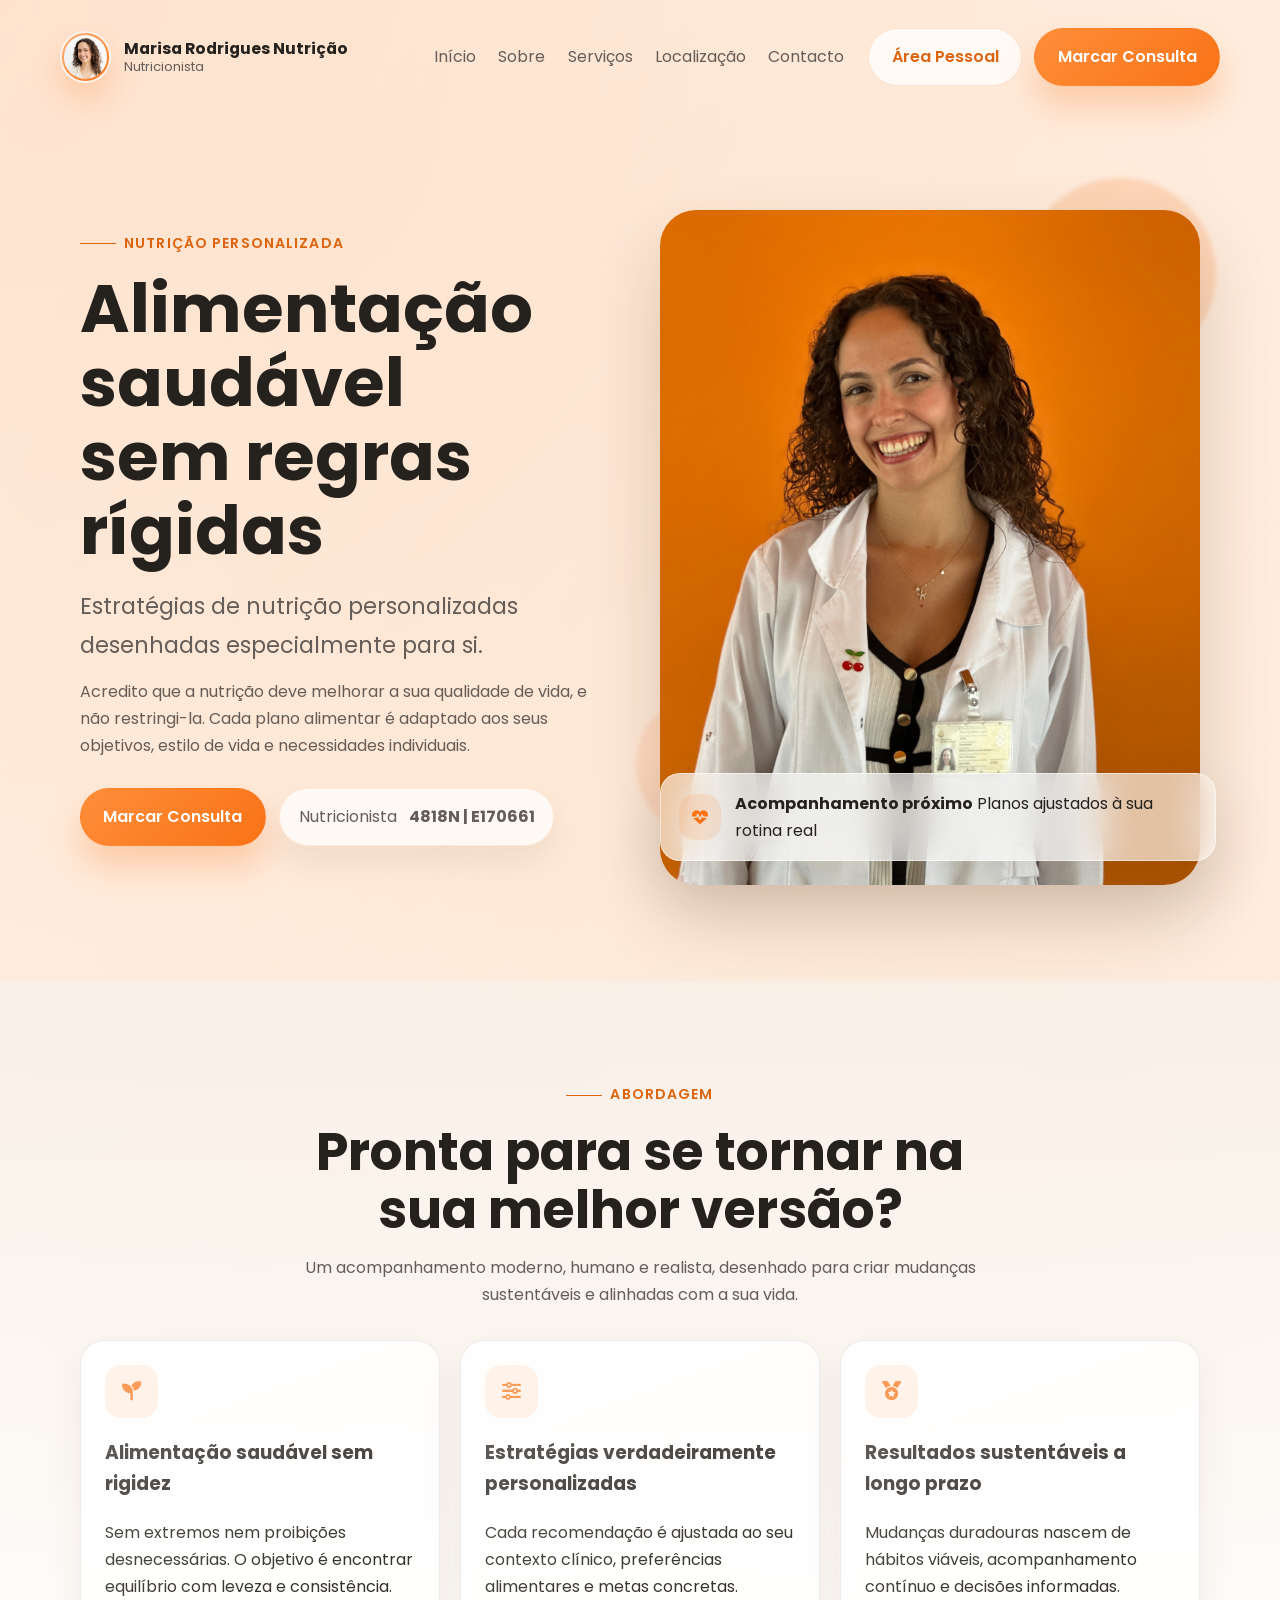
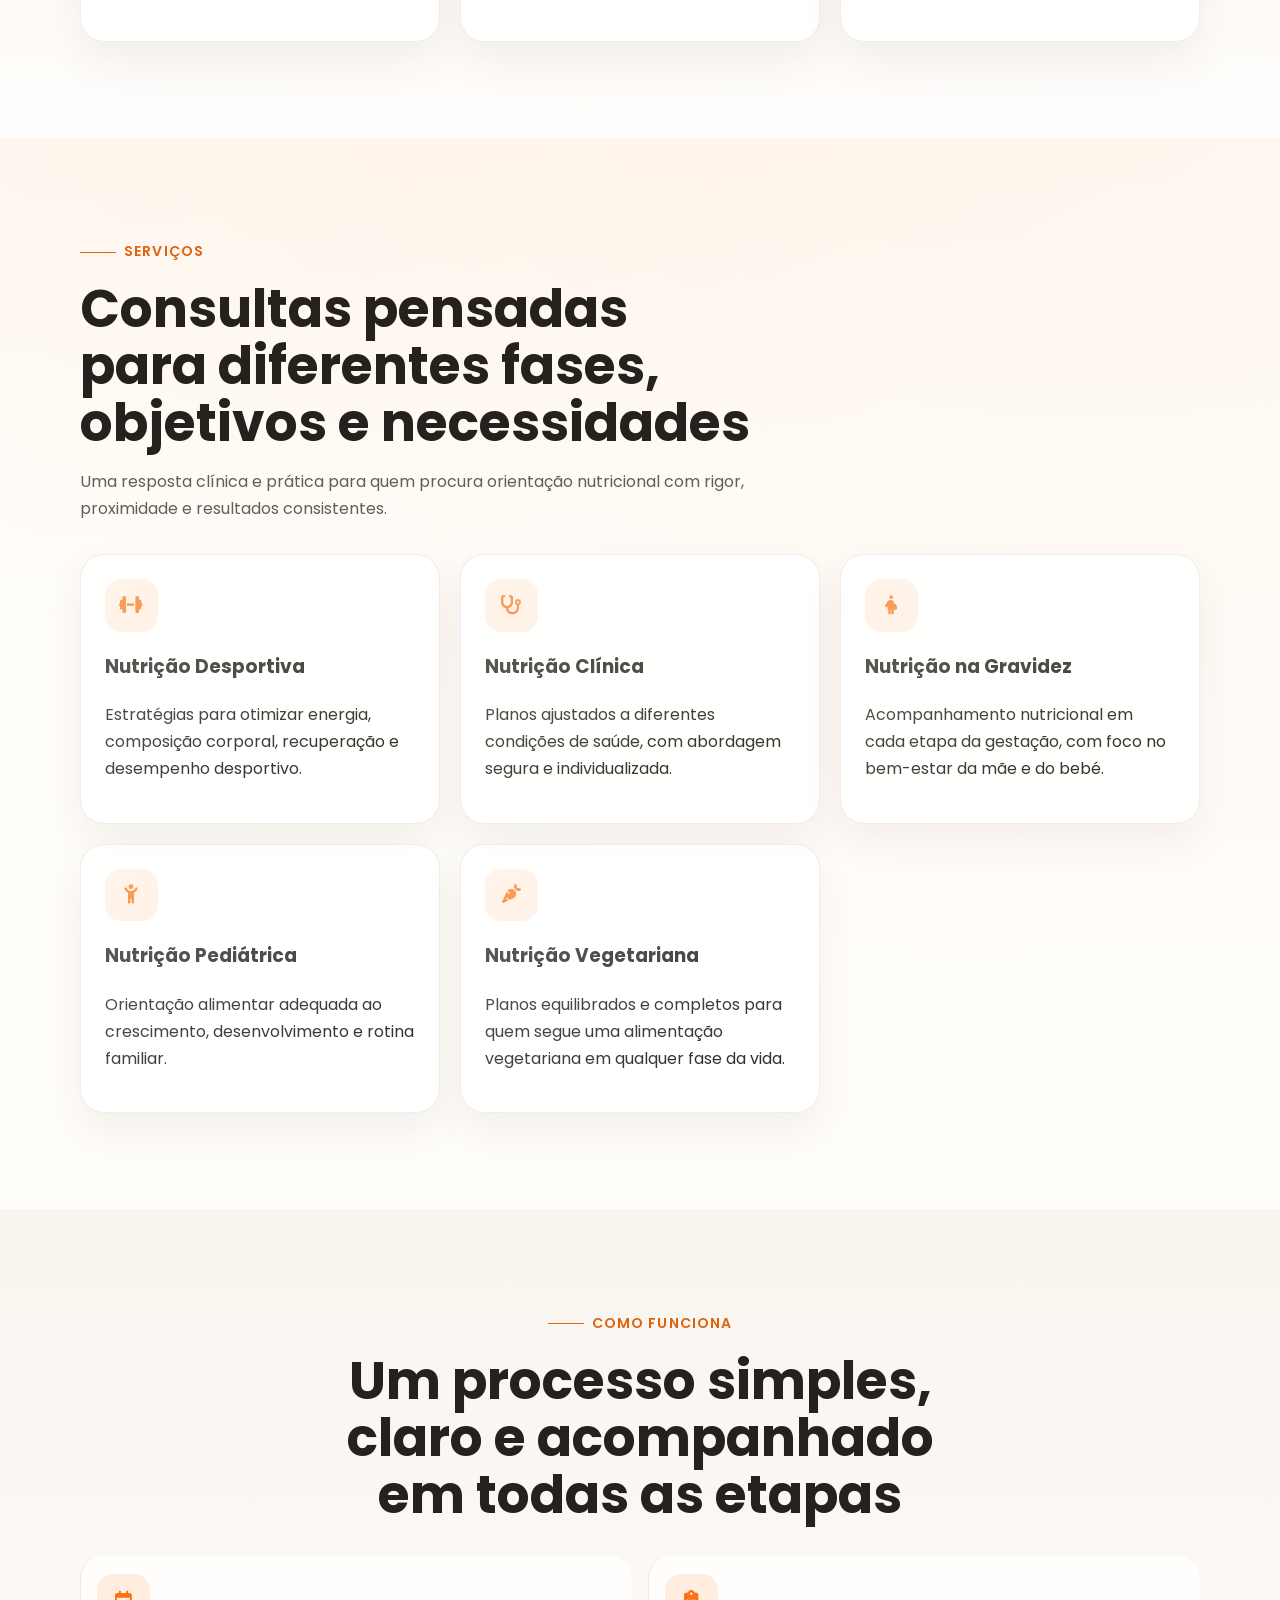
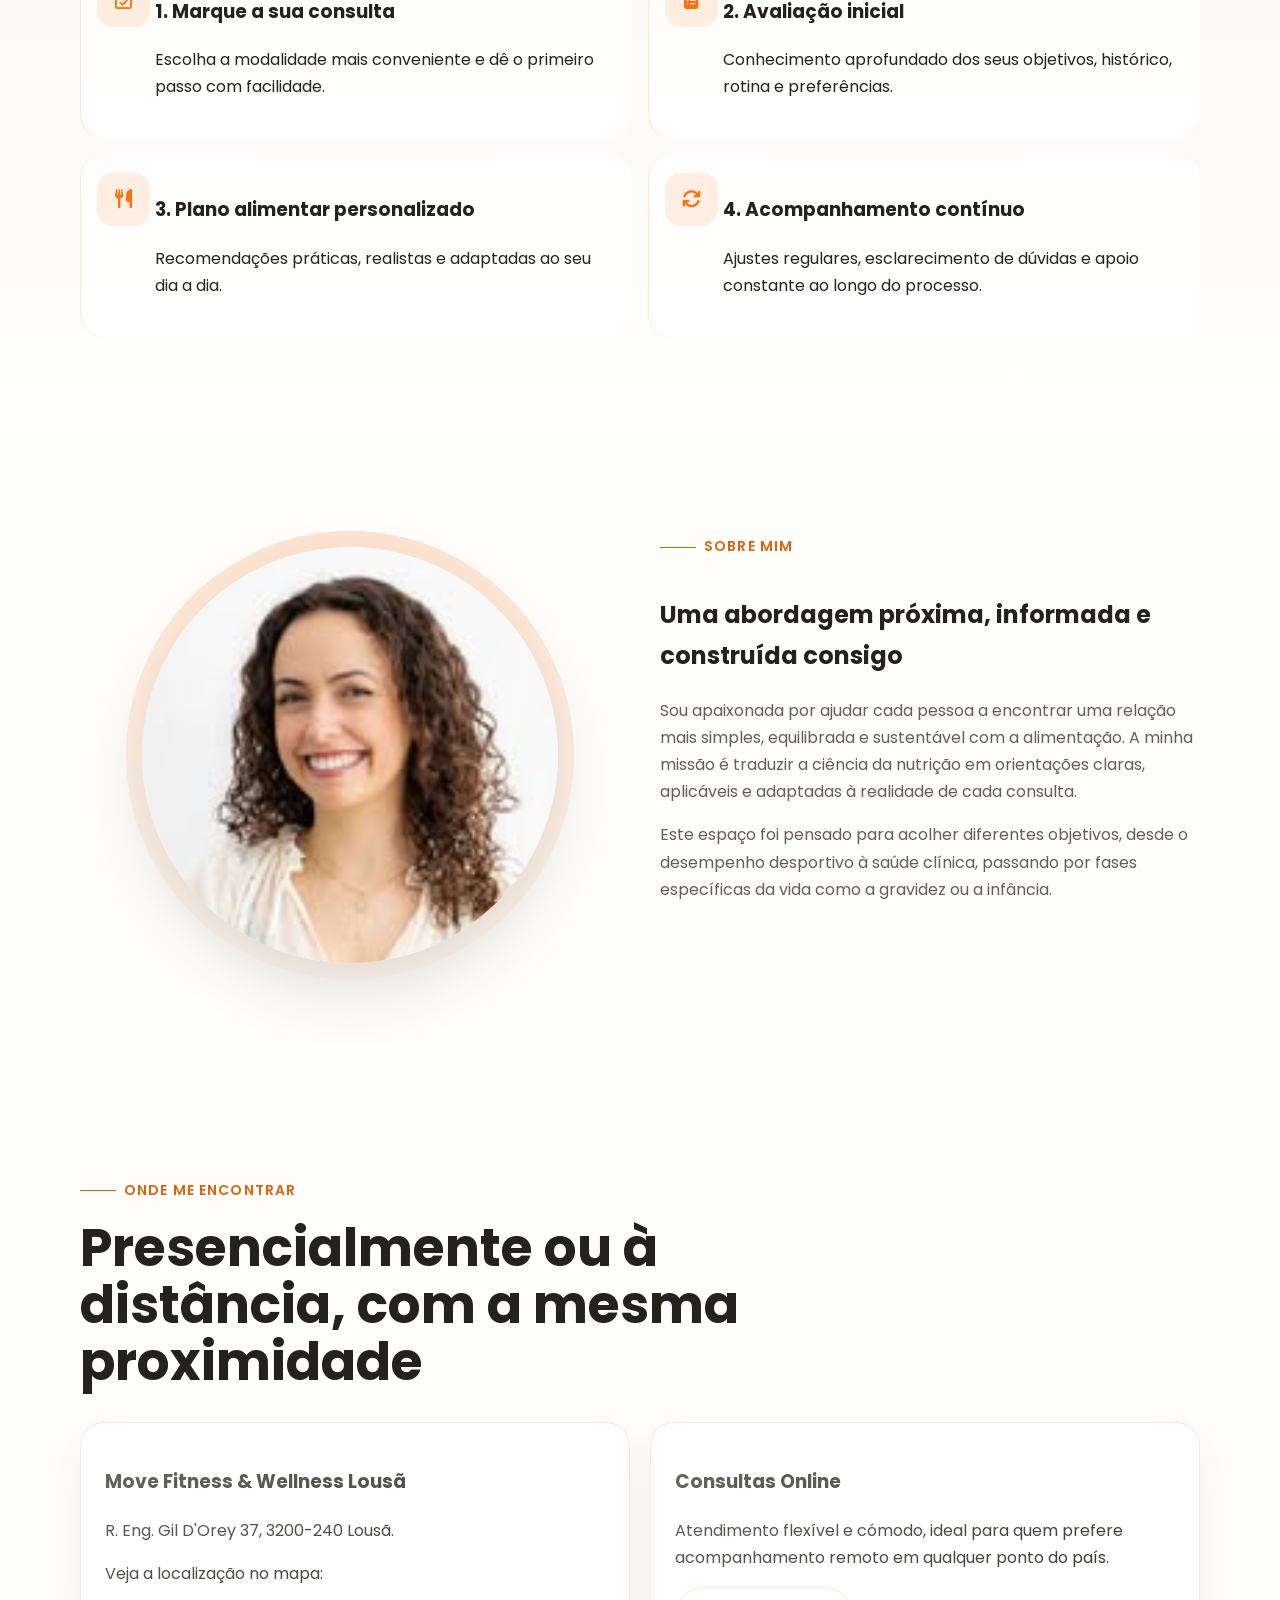
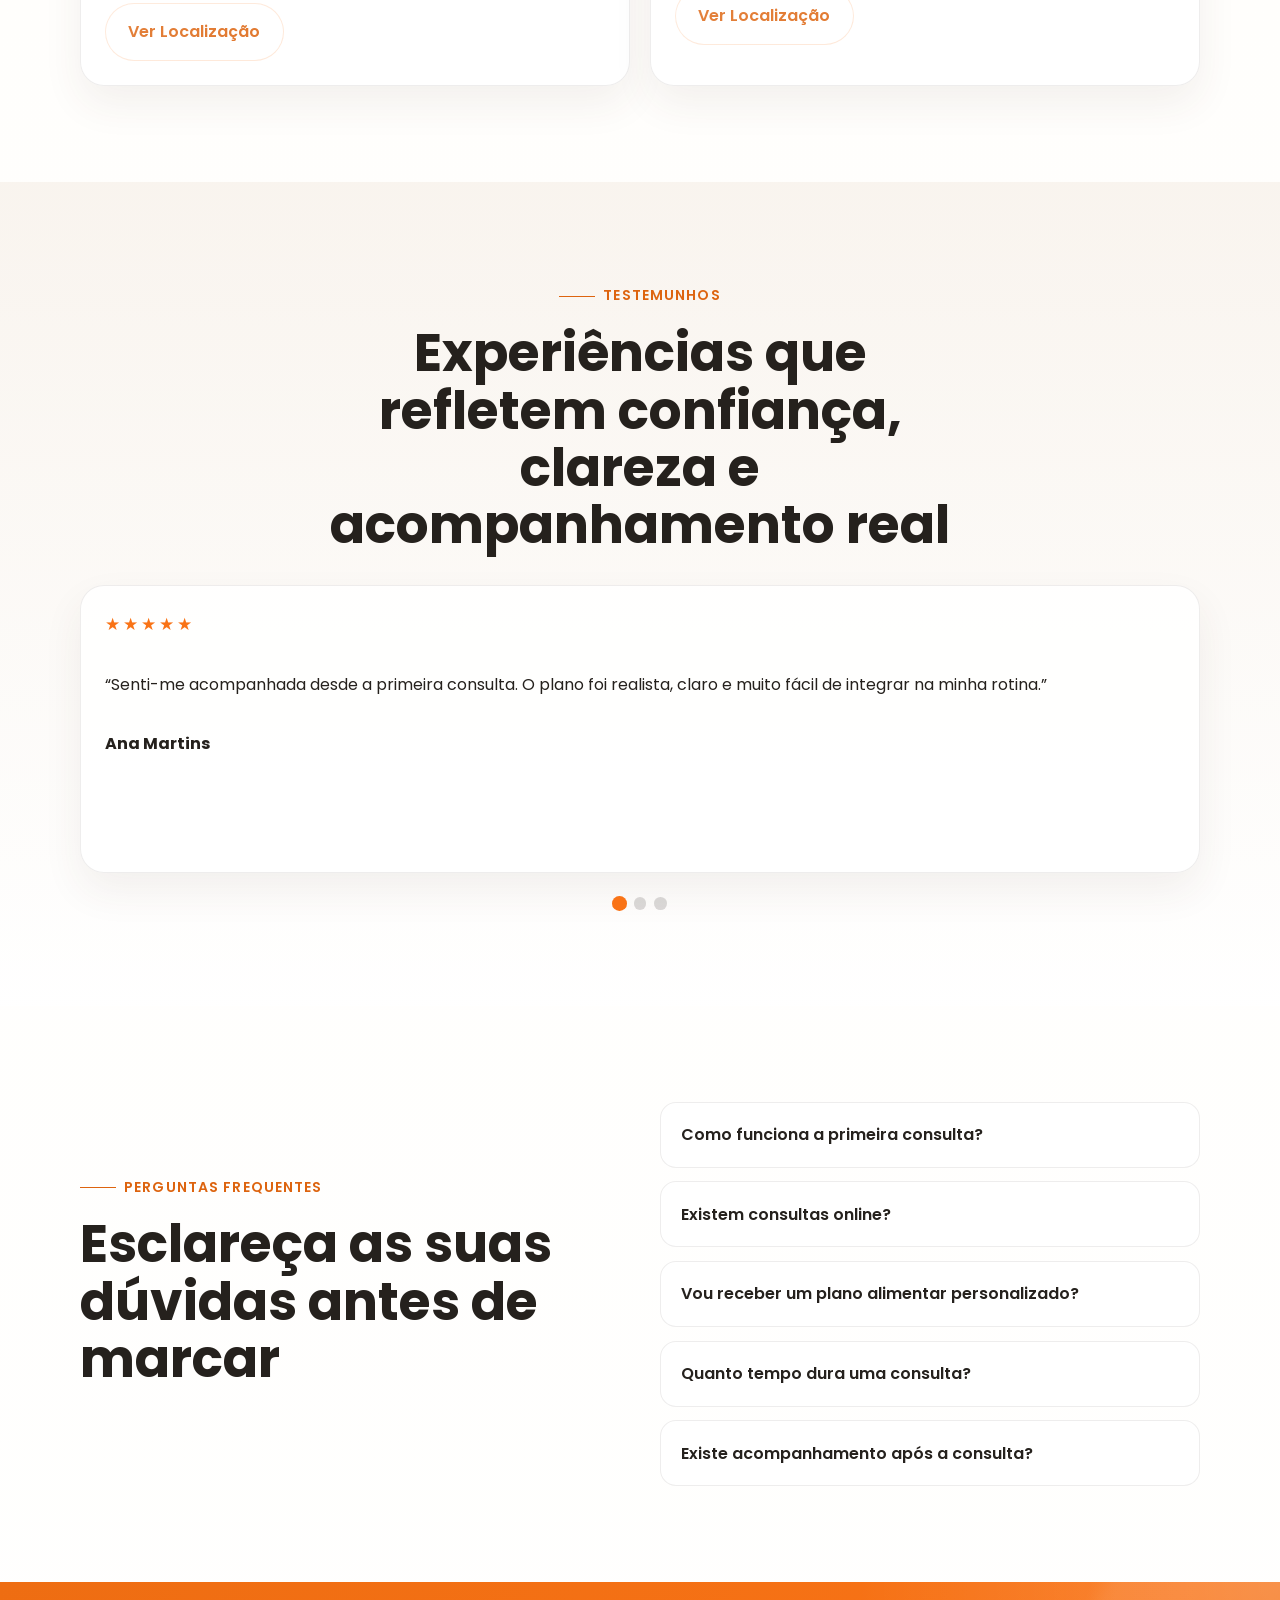
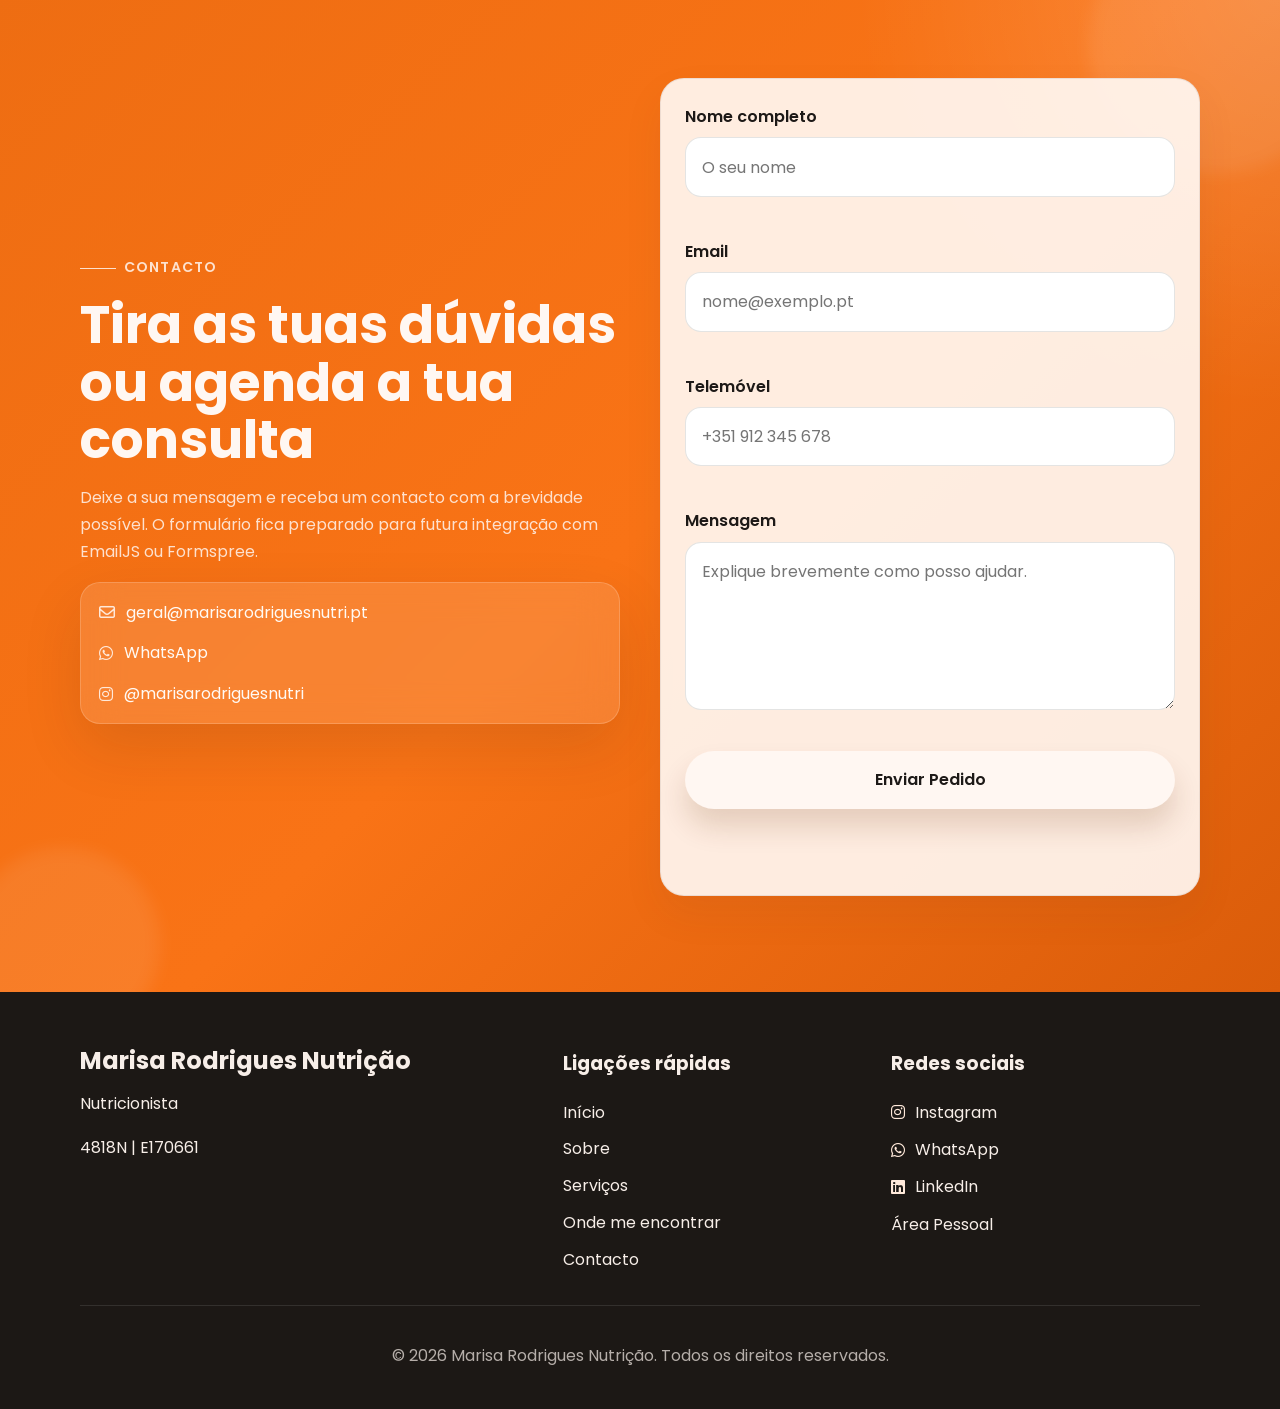
<file: index.html>
<!DOCTYPE html>
<html lang="pt-PT">
<head>
    <meta charset="UTF-8">
    <meta http-equiv="X-UA-Compatible" content="IE=edge">
    <meta name="viewport" content="width=device-width, initial-scale=1.0">
    <title>Marisa Rodrigues Nutrição | Alimentação saudável sem regras rígidas</title>
    <meta name="description" content="Consultas de nutrição personalizadas em Portugal com foco em saúde, bem-estar e resultados sustentáveis. Marque a sua consulta com Marisa Rodrigues.">
    <meta name="keywords" content="nutricionista, nutrição, consultas de nutrição, nutrição clínica, nutrição desportiva, Portugal, Marisa Rodrigues">
    <meta name="author" content="Marisa Rodrigues Nutrição">
    <meta name="language" content="pt-PT">
    <meta name="robots" content="index, follow">
    <meta property="og:type" content="website">
    <meta property="og:title" content="Marisa Rodrigues Nutrição | Alimentação saudável sem regras rígidas">
    <meta property="og:description" content="Estratégias de nutrição personalizadas, consultas presenciais e online, com um acompanhamento próximo e humano.">
    <meta property="og:url" content="https://example.com/">
    <meta property="og:image" content="assets/images/og-cover.svg">
    <meta property="og:locale" content="pt_PT">
    <meta name="twitter:card" content="summary_large_image">
    <meta name="twitter:title" content="Marisa Rodrigues Nutrição">
    <meta name="twitter:description" content="Nutrição personalizada para melhorar a sua qualidade de vida, sem regras rígidas.">
    <meta name="twitter:image" content="assets/images/og-cover.svg">
    <link rel="canonical" href="https://example.com/">
    <link rel="preconnect" href="https://fonts.googleapis.com">
    <link rel="preconnect" href="https://fonts.gstatic.com" crossorigin>
    <link rel="stylesheet" href="https://fonts.googleapis.com/css2?family=Poppins:wght@300;400;500;600;700;800&display=swap">
    <link rel="stylesheet" href="https://cdnjs.cloudflare.com/ajax/libs/font-awesome/6.5.2/css/all.min.css" crossorigin="anonymous" referrerpolicy="no-referrer">
    <link rel="icon" type="image/svg+xml" href="favicon.svg">
    <link rel="stylesheet" href="assets/css/styles.css">
    <script type="application/ld+json">
        {
            "@context": "https://schema.org",
            "@type": ["LocalBusiness", "MedicalBusiness", "Nutritionist"],
            "name": "Marisa Rodrigues Nutrição",
            "description": "Consultas de nutrição personalizadas presenciais e online.",
            "url": "https://example.com/",
            "image": "https://example.com/assets/images/og-cover.svg",
            "telephone": "+351919296931",
            "email": "geral@marisarodriguesnutri.pt",
            "address": {
                "@type": "PostalAddress",
                "addressLocality": "Lousã",
                "addressCountry": "PT"
            },
            "areaServed": "Portugal",
            "sameAs": [
                "https://www.instagram.com/marisarodriguesnutri/",
                "https://wa.me/351919296931"
            ]
        }
    </script>
</head>
<body>
    <div class="loading-screen" aria-hidden="true">
        <div class="loading-screen__logo">MR</div>
        <p class="loading-screen__text">A preparar uma experiência mais leve e saudável.</p>
    </div>

    <a class="skip-link" href="#conteudo">Saltar para o conteúdo principal</a>

    <header class="site-header" id="topo">
        <nav class="navbar" aria-label="Navegação principal">
            <a class="navbar__brand" href="#home" aria-label="Ir para o início">
                <span class="navbar__brand-mark">
                    <img src="assets/images/imagem%203.jpg" alt="" width="48" height="48" loading="eager" decoding="async">
                </span>
                <span class="navbar__brand-text">
                    <strong>Marisa Rodrigues Nutrição</strong>
                    <span>Nutricionista</span>
                </span>
            </a>

            <button class="navbar__toggle" type="button" aria-expanded="false" aria-controls="menu-principal" aria-label="Abrir menu de navegação">
                <span></span>
                <span></span>
                <span></span>
            </button>

            <div class="navbar__menu" id="menu-principal">
                <ul class="navbar__links">
                    <li><a href="#home">Início</a></li>
                    <li><a href="#sobre">Sobre</a></li>
                    <li><a href="#servicos">Serviços</a></li>
                    <li><a href="#localizacao">Localização</a></li>
                    <li><a href="#contacto">Contacto</a></li>
                </ul>
                <div class="navbar__actions">
                    <a class="button button--ghost" href="personal-area.html">Área Pessoal</a>
                    <a class="button button--primary" href="#contacto">Marcar Consulta</a>
                </div>
            </div>
        </nav>
    </header>

    <main id="conteudo">
        <section class="hero section" id="home">
            <div class="container hero__grid">
                <div class="hero__content" data-reveal="left">
                    <span class="eyebrow">Nutrição personalizada</span>
                    <h1>Alimentação saudável sem regras rígidas</h1>
                    <p class="hero__subtitle">Estratégias de nutrição personalizadas desenhadas especialmente para si.</p>
                    <p class="hero__description">Acredito que a nutrição deve melhorar a sua qualidade de vida, e não restringi-la. Cada plano alimentar é adaptado aos seus objetivos, estilo de vida e necessidades individuais.</p>
                    <div class="hero__actions">
                        <a class="button button--primary" href="#contacto">Marcar Consulta</a>
                        <div class="hero__credentials" aria-label="Credenciais profissionais">
                            <span>Nutricionista</span>
                            <strong>4818N | E170661</strong>
                        </div>
                    </div>
                </div>

                <div class="hero__visual" data-reveal="right">
                    <div class="hero__shape hero__shape--one" aria-hidden="true"></div>
                    <div class="hero__shape hero__shape--two" aria-hidden="true"></div>
                    <div class="hero__image-card">
                        <img id="h8wvok" src="assets/images/image1.jpg" alt="Ilustração elegante de bem-estar e acompanhamento nutricional personalizado" width="640" height="760" loading="eager" decoding="async">
                        <div class="hero__floating-card glass-card">
                            <i class="fa-solid fa-heart-pulse" aria-hidden="true"></i>
                            <div>
                                <strong>Acompanhamento próximo</strong>
                                <span>Planos ajustados à sua rotina real</span>
                            </div>
                        </div>
                    </div>
                </div>
            </div>
        </section>

        <section class="featured section section--soft">
            <div class="container">
                <div class="section-heading section-heading--center" data-reveal="up">
                    <span class="eyebrow">Abordagem</span>
                    <h2>Pronta para se tornar na sua melhor versão?</h2>
                    <p>Um acompanhamento moderno, humano e realista, desenhado para criar mudanças sustentáveis e alinhadas com a sua vida.</p>
                </div>

                <div class="feature-cards">
                    <article class="feature-card" data-reveal="up">
                        <div class="feature-card__icon"><i class="fa-solid fa-seedling" aria-hidden="true"></i></div>
                        <h3>Alimentação saudável sem rigidez</h3>
                        <p>Sem extremos nem proibições desnecessárias. O objetivo é encontrar equilíbrio com leveza e consistência.</p>
                    </article>
                    <article class="feature-card" data-reveal="up" data-delay="100">
                        <div class="feature-card__icon"><i class="fa-solid fa-sliders" aria-hidden="true"></i></div>
                        <h3>Estratégias verdadeiramente personalizadas</h3>
                        <p>Cada recomendação é ajustada ao seu contexto clínico, preferências alimentares e metas concretas.</p>
                    </article>
                    <article class="feature-card" data-reveal="up" data-delay="200">
                        <div class="feature-card__icon"><i class="fa-solid fa-medal" aria-hidden="true"></i></div>
                        <h3>Resultados sustentáveis a longo prazo</h3>
                        <p>Mudanças duradouras nascem de hábitos viáveis, acompanhamento contínuo e decisões informadas.</p>
                    </article>
                </div>
            </div>
        </section>

        <section class="services section" id="servicos">
            <div class="container">
                <div class="section-heading" data-reveal="up">
                    <span class="eyebrow">Serviços</span>
                    <h2>Consultas pensadas para diferentes fases, objetivos e necessidades</h2>
                    <p>Uma resposta clínica e prática para quem procura orientação nutricional com rigor, proximidade e resultados consistentes.</p>
                </div>

                <div class="services__grid">
                    <article class="service-card" data-reveal="up">
                        <i class="fa-solid fa-dumbbell" aria-hidden="true"></i>
                        <h3>Nutrição Desportiva</h3>
                        <p>Estratégias para otimizar energia, composição corporal, recuperação e desempenho desportivo.</p>
                    </article>
                    <article class="service-card" data-reveal="up" data-delay="80">
                        <i class="fa-solid fa-stethoscope" aria-hidden="true"></i>
                        <h3>Nutrição Clínica</h3>
                        <p>Planos ajustados a diferentes condições de saúde, com abordagem segura e individualizada.</p>
                    </article>
                    <article class="service-card" data-reveal="up" data-delay="160">
                        <i class="fa-solid fa-person-pregnant" aria-hidden="true"></i>
                        <h3>Nutrição na Gravidez</h3>
                        <p>Acompanhamento nutricional em cada etapa da gestação, com foco no bem-estar da mãe e do bebé.</p>
                    </article>
                    <article class="service-card" data-reveal="up">
                        <i class="fa-solid fa-child-reaching" aria-hidden="true"></i>
                        <h3>Nutrição Pediátrica</h3>
                        <p>Orientação alimentar adequada ao crescimento, desenvolvimento e rotina familiar.</p>
                    </article>
                    <article class="service-card" data-reveal="up" data-delay="80">
                        <i class="fa-solid fa-carrot" aria-hidden="true"></i>
                        <h3>Nutrição Vegetariana</h3>
                        <p>Planos equilibrados e completos para quem segue uma alimentação vegetariana em qualquer fase da vida.</p>
                    </article>
                </div>
            </div>
        </section>

        <section class="process section section--soft">
            <div class="container">
                <div class="section-heading section-heading--center" data-reveal="up">
                    <span class="eyebrow">Como funciona</span>
                    <h2>Um processo simples, claro e acompanhado em todas as etapas</h2>
                </div>

                <div class="timeline">
                    <article class="timeline__item" data-reveal="up">
                        <span class="timeline__icon"><i class="fa-regular fa-calendar-check" aria-hidden="true"></i></span>
                        <h3>1. Marque a sua consulta</h3>
                        <p>Escolha a modalidade mais conveniente e dê o primeiro passo com facilidade.</p>
                    </article>
                    <article class="timeline__item" data-reveal="up" data-delay="80">
                        <span class="timeline__icon"><i class="fa-solid fa-clipboard-list" aria-hidden="true"></i></span>
                        <h3>2. Avaliação inicial</h3>
                        <p>Conhecimento aprofundado dos seus objetivos, histórico, rotina e preferências.</p>
                    </article>
                    <article class="timeline__item" data-reveal="up" data-delay="160">
                        <span class="timeline__icon"><i class="fa-solid fa-utensils" aria-hidden="true"></i></span>
                        <h3>3. Plano alimentar personalizado</h3>
                        <p>Recomendações práticas, realistas e adaptadas ao seu dia a dia.</p>
                    </article>
                    <article class="timeline__item" data-reveal="up" data-delay="240">
                        <span class="timeline__icon"><i class="fa-solid fa-arrows-rotate" aria-hidden="true"></i></span>
                        <h3>4. Acompanhamento contínuo</h3>
                        <p>Ajustes regulares, esclarecimento de dúvidas e apoio constante ao longo do processo.</p>
                    </article>
                </div>
            </div>
        </section>

        <section class="about section" id="sobre">
            <div class="container about__grid">
                <div class="about__image" data-reveal="left">
                    <div class="about__image-ring"></div>
                    <img src="assets/images/imagem 3.jpg" alt="Retrato Marisa Rodrigues" width="520" height="520" loading="lazy" decoding="async">
                </div>
                <div class="about__content" data-reveal="right">
                    <span class="eyebrow">Sobre mim</span>
                    <h2>Uma abordagem próxima, informada e construída consigo</h2>
                    <p>Sou apaixonada por ajudar cada pessoa a encontrar uma relação mais simples, equilibrada e sustentável com a alimentação. A minha missão é traduzir a ciência da nutrição em orientações claras, aplicáveis e adaptadas à realidade de cada consulta.</p>
                    <p>Este espaço foi pensado para acolher diferentes objetivos, desde o desempenho desportivo à saúde clínica, passando por fases específicas da vida como a gravidez ou a infância.</p>
                    <div class="about__credentials glass-card">
                        <span>Nutricionista</span>
                        <strong>4818N | E170661</strong>
                    </div>
                </div>
            </div>
        </section>

        <section class="location section" id="localizacao">
            <div class="container">
                <div class="section-heading" data-reveal="up">
                    <span class="eyebrow">Onde me encontrar</span>
                    <h2>Presencialmente ou à distância, com a mesma proximidade</h2>
                </div>

                <div class="location__grid">
                    <article class="location-card" data-reveal="up">
                        <h3>Move Fitness &amp; Wellness Lousã</h3>
                        <p>R. Eng. Gil D'Orey 37, 3200-240 Lousã.</p> 
                        <p>Veja a localização no mapa:</p>
                        <a class="button button--secondary" href="#mapa-ginasio" data-map-trigger="gym">Ver Localização</a>
                    </article>
                    <article class="location-card" data-reveal="up" data-delay="100">
                        <h3>Consultas Online</h3>
                        <p>Atendimento flexível e cómodo, ideal para quem prefere acompanhamento remoto em qualquer ponto do país.</p>
                        <a class="button button--secondary" href="#contacto">Ver Localização</a>
                    </article>
                </div>

                <div class="map-placeholder" id="mapa-ginasio" data-reveal="up" aria-label="Localização do Move Fitness &amp; Wellness Lousã" hidden>
                    <div class="map-embed" data-map-embed hidden>
                        <div class="map-embed__header">
                            <div>
                                <strong>Move Fitness &amp; Wellness Lousã</strong>
                                <span>R. Eng. Gil D'Orey 37, 3200-240 Lousã</span>
                            </div>
                            <a class="button button--secondary" href="https://www.google.com/maps?rlz=1C1_____pt-ptPT1110PT1110&gs_lcrp=EgZjaHJvbWUyBggAEEUYOTIHCAEQIRifBTIHCAIQIRifBdIBCDEwNzdqMGo0qAIAsAIB&um=1&ie=UTF-8&fb=1&gl=pt&sa=X&geocode=KRl_uRbA7iINMfePwlAeWrXK&daddr=R.+Eng.+Gil+D%27Orey+37,+3200-240+Lous%C3%A3" target="_blank" rel="noreferrer">Abrir no Google Maps</a>
                        </div>
                        <iframe
                            title="Mapa do Move Fitness & Wellness Lousã"
                            src="https://www.google.com/maps?q=R.%20Eng.%20Gil%20D'Orey%2037%2C%203200-240%20Lous%C3%A3&output=embed"
                            loading="lazy"
                            referrerpolicy="no-referrer-when-downgrade"
                            allowfullscreen>
                        </iframe>
                    </div>
                </div>
            </div>
        </section>

        <section class="testimonials section section--soft">
            <div class="container">
                <div class="section-heading section-heading--center" data-reveal="up">
                    <span class="eyebrow">Testemunhos</span>
                    <h2>Experiências que refletem confiança, clareza e acompanhamento real</h2>
                </div>

                <div class="testimonials__slider" aria-live="polite" data-slider>
                    <article class="testimonial is-active">
                        <div class="testimonial__rating" aria-label="Classificação de cinco estrelas">★★★★★</div>
                        <p>“Senti-me acompanhada desde a primeira consulta. O plano foi realista, claro e muito fácil de integrar na minha rotina.”</p>
                        <strong>Ana Martins</strong>
                    </article>
                    <article class="testimonial">
                        <div class="testimonial__rating" aria-label="Classificação de cinco estrelas">★★★★★</div>
                        <p>“Finalmente encontrei uma abordagem sem extremismos. Houve resultados e, acima de tudo, tranquilidade no processo.”</p>
                        <strong>João Ferreira</strong>
                    </article>
                    <article class="testimonial">
                        <div class="testimonial__rating" aria-label="Classificação de cinco estrelas">★★★★★</div>
                        <p>“As consultas online foram práticas e muito completas. Senti sempre proximidade e orientação personalizada.”</p>
                        <strong>Marta Lopes</strong>
                    </article>
                </div>
                <div class="testimonials__dots" aria-label="Controlos do testemunho"></div>
            </div>
        </section>

        <section class="faq section">
            <div class="container faq__grid">
                <div class="section-heading" data-reveal="left">
                    <span class="eyebrow">Perguntas frequentes</span>
                    <h2>Esclareça as suas dúvidas antes de marcar</h2>
                </div>

                <div class="accordion" data-reveal="right">
                    <details>
                        <summary>Como funciona a primeira consulta?</summary>
                        <p>A primeira consulta inclui uma avaliação detalhada da sua rotina, objetivos, historial clínico e hábitos alimentares para definir a melhor estratégia.</p>
                    </details>
                    <details>
                        <summary>Existem consultas online?</summary>
                        <p>Sim. As consultas online são uma opção prática e completa, com o mesmo rigor e personalização.</p>
                    </details>
                    <details>
                        <summary>Vou receber um plano alimentar personalizado?</summary>
                        <p>Sim. Cada plano é elaborado de forma individual, tendo em conta as suas necessidades, preferências e objetivos.</p>
                    </details>
                    <details>
                        <summary>Quanto tempo dura uma consulta?</summary>
                        <p>A duração pode variar consoante a fase do acompanhamento, mas a primeira consulta é normalmente mais extensa para permitir uma avaliação aprofundada.</p>
                    </details>
                    <details>
                        <summary>Existe acompanhamento após a consulta?</summary>
                        <p>Sim. O seguimento é uma parte essencial do processo para ajustar estratégias, responder a dúvidas e consolidar resultados.</p>
                    </details>
                </div>
            </div>
        </section>

        <section class="contact section section--accent" id="contacto">
            <div class="container contact__grid">
                <div class="contact__content" data-reveal="left">
                    <span class="eyebrow eyebrow--light">Contacto</span>
                    <h2>Tira as tuas dúvidas ou agenda a tua consulta</h2>
                    <p>Deixe a sua mensagem e receba um contacto com a brevidade possível. O formulário fica preparado para futura integração com EmailJS ou Formspree.</p>
                    <div class="contact__details glass-card glass-card--dark">
                        <a href="mailto:geral@marisarodriguesnutri.pt" aria-label="Enviar email para geral@marisarodriguesnutri.pt"><i class="fa-regular fa-envelope" aria-hidden="true"></i><span>geral@marisarodriguesnutri.pt</span></a>
                        <a href="https://wa.me/351910208931" target="_blank" rel="noreferrer" aria-label="Contactar por WhatsApp para o número +351 910 208 931"><i class="fa-brands fa-whatsapp" aria-hidden="true"></i><span>WhatsApp</span></a>
                        <a href="https://www.instagram.com/marisarodriguesnutri/" target="_blank" rel="noreferrer" aria-label="Abrir Instagram marisarodriguesnutri"><i class="fa-brands fa-instagram" aria-hidden="true"></i><span>@marisarodriguesnutri</span></a>
                    </div>
                </div>

                <form class="contact-form" id="contact-form" novalidate data-reveal="right">
                    <div class="hp-field" aria-hidden="true">
                        <label for="website">Website</label>
                        <input id="website" name="website" type="text" tabindex="-1" autocomplete="off">
                    </div>
                    <div class="form-group">
                        <label for="nome">Nome completo</label>
                        <input id="nome" name="nome" type="text" placeholder="O seu nome" autocomplete="name" required>
                        <span class="form-error" aria-live="polite"></span>
                    </div>
                    <div class="form-group">
                        <label for="email">Email</label>
                        <input id="email" name="email" type="email" placeholder="nome@exemplo.pt" autocomplete="email" required>
                        <span class="form-error" aria-live="polite"></span>
                    </div>
                    <div class="form-group">
                        <label for="telemovel">Telemóvel</label>
                        <input id="telemovel" name="telemovel" type="tel" placeholder="+351 912 345 678" autocomplete="tel" required>
                        <span class="form-error" aria-live="polite"></span>
                    </div>
                    <div class="form-group">
                        <label for="mensagem">Mensagem</label>
                        <textarea id="mensagem" name="mensagem" rows="5" placeholder="Explique brevemente como posso ajudar." required></textarea>
                        <span class="form-error" aria-live="polite"></span>
                    </div>
                    <button class="button button--light" type="submit">Enviar Pedido</button>
                    <p class="contact-form__status" role="status" aria-live="polite"></p>
                </form>
            </div>
        </section>
    </main>

    <footer class="site-footer">
        <div class="container site-footer__grid">
            <div>
                <h2>Marisa Rodrigues Nutrição</h2>
                <p>Nutricionista</p>
                <p>4818N | E170661</p>
            </div>
            <div>
                <h3>Ligações rápidas</h3>
                <ul>
                    <li><a href="#home">Início</a></li>
                    <li><a href="#sobre">Sobre</a></li>
                    <li><a href="#servicos">Serviços</a></li>
                    <li><a href="#localizacao">Onde me encontrar</a></li>
                    <li><a href="#contacto">Contacto</a></li>
                </ul>
            </div>
            <div>
                <h3>Redes sociais</h3>
                <ul>
                    <li><a href="https://www.instagram.com/marisarodriguesnutri/" target="_blank" rel="noreferrer"><i class="fa-brands fa-instagram" aria-hidden="true"></i><span>Instagram</span></a></li>
                    <li><a href="https://wa.me/351910208931" target="_blank" rel="noreferrer"><i class="fa-brands fa-whatsapp" aria-hidden="true"></i><span>WhatsApp</span></a></li>
                    <li><a href="https://pt.linkedin.com/in/marisa-rodrigues-4818n" target="_blank" rel="noreferrer"><i class="fa-brands fa-linkedin" aria-hidden="true"></i><span>LinkedIn</span></a></li>
                    <li><a href="personal-area.html">Área Pessoal</a></li>
                </ul>
            </div>
        </div>
        <div class="site-footer__bottom">
            <p>&copy; <span id="current-year"></span> Marisa Rodrigues Nutrição. Todos os direitos reservados.</p>
        </div>
    </footer>

    <button class="scroll-top" type="button" aria-label="Voltar ao topo">
        <i class="fa-solid fa-arrow-up" aria-hidden="true"></i>
    </button>

    <div class="toast" role="status" aria-live="polite" aria-atomic="true"></div>

    <script src="assets/js/main.js" defer></script>
</body>
</html>
</file>
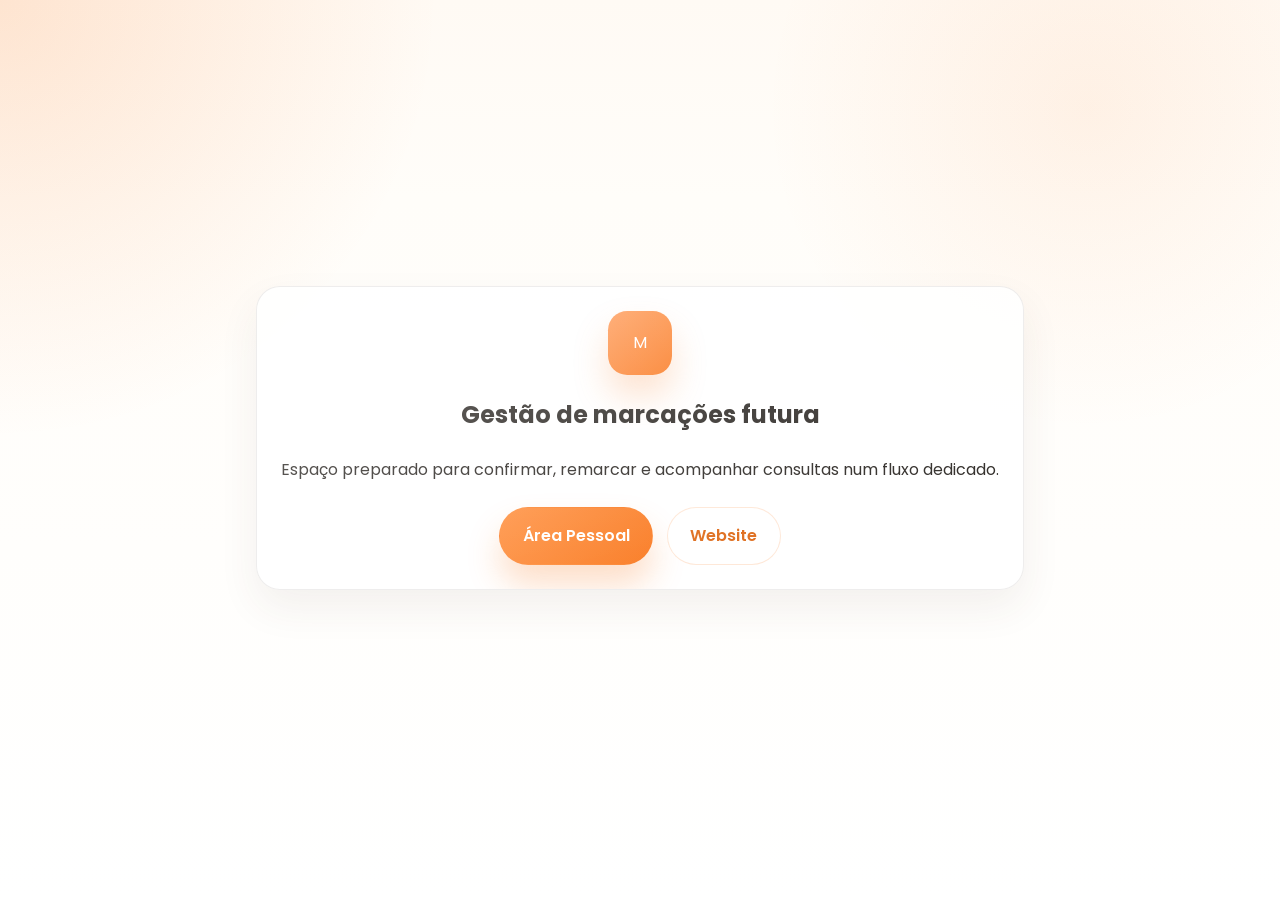
<file: appointment-management/index.html>
<!DOCTYPE html>
<html lang="pt-PT" class="coming-soon-page">
<head>
    <meta charset="UTF-8">
    <meta name="viewport" content="width=device-width, initial-scale=1.0">
    <meta name="description" content="Página reservada para futura gestão de marcações da Marisa Rodrigues Nutrição.">
    <meta name="language" content="pt-PT">
    <meta name="robots" content="noindex, follow">
    <title>Gestão de Marcações | Marisa Rodrigues Nutrição</title>
    <link rel="icon" type="image/svg+xml" href="../favicon.svg">
    <link rel="preconnect" href="https://fonts.googleapis.com">
    <link rel="preconnect" href="https://fonts.gstatic.com" crossorigin>
    <link rel="stylesheet" href="https://fonts.googleapis.com/css2?family=Poppins:wght@300;400;500;600;700;800&display=swap">
    <link rel="stylesheet" href="../assets/css/styles.css">
</head>
<body class="future-page">
    <main class="future-hero">
        <section class="container future-card" data-reveal="up">
            <div class="future-card__icon">M</div>
            <h1>Gestão de marcações futura</h1>
            <p>Espaço preparado para confirmar, remarcar e acompanhar consultas num fluxo dedicado.</p>
            <div class="future-card__actions">
                <a class="button button--primary" href="../personal-area.html">Área Pessoal</a>
                <a class="button button--secondary" href="../index.html">Website</a>
            </div>
        </section>
    </main>
    <script src="../assets/js/main.js" defer></script>
</body>
</html>
</file>
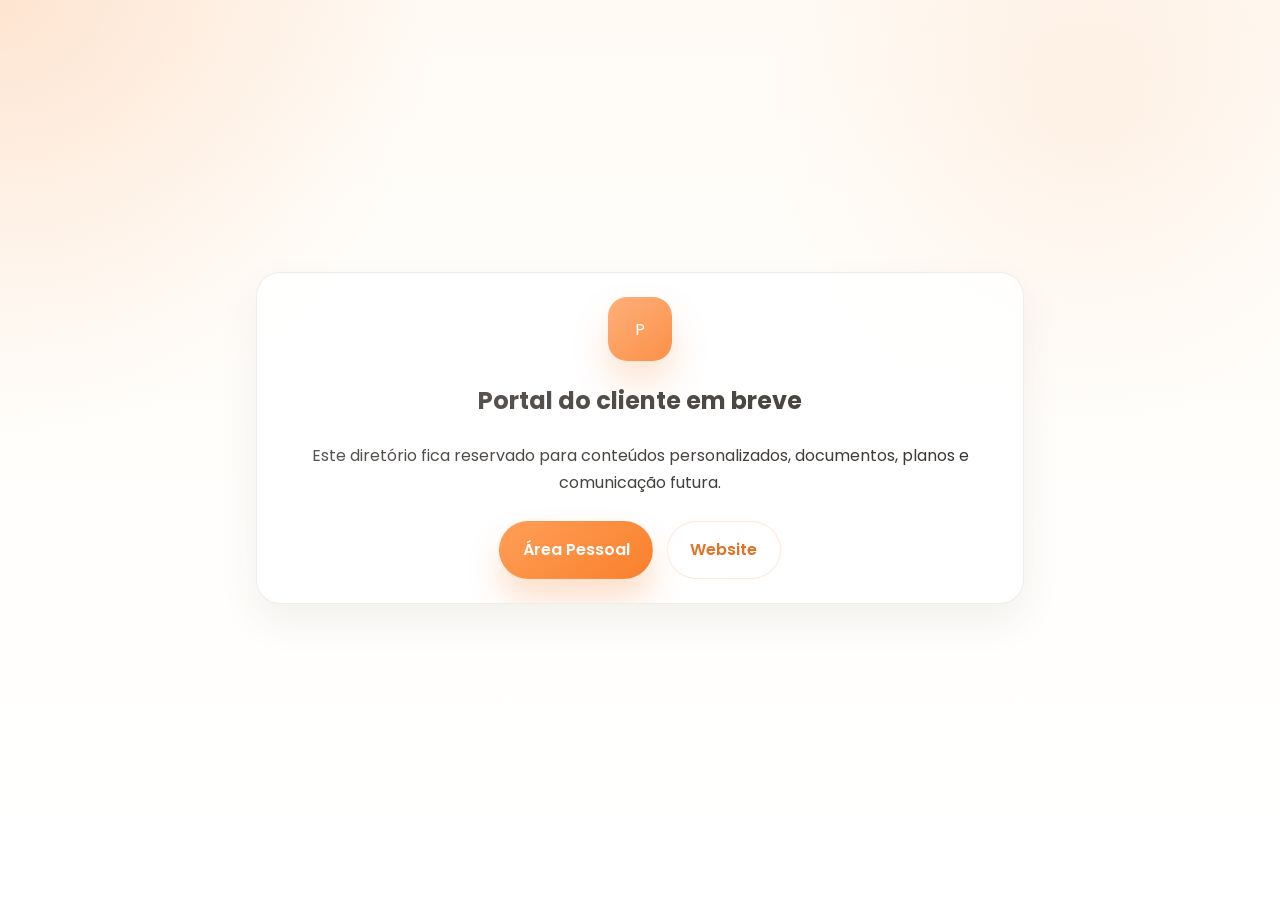
<file: client-portal/index.html>
<!DOCTYPE html>
<html lang="pt-PT" class="coming-soon-page">
<head>
    <meta charset="UTF-8">
    <meta name="viewport" content="width=device-width, initial-scale=1.0">
    <meta name="description" content="Página reservada para futuro portal do cliente da Marisa Rodrigues Nutrição.">
    <meta name="language" content="pt-PT">
    <meta name="robots" content="noindex, follow">
    <title>Portal do Cliente | Marisa Rodrigues Nutrição</title>
    <link rel="icon" type="image/svg+xml" href="../favicon.svg">
    <link rel="preconnect" href="https://fonts.googleapis.com">
    <link rel="preconnect" href="https://fonts.gstatic.com" crossorigin>
    <link rel="stylesheet" href="https://fonts.googleapis.com/css2?family=Poppins:wght@300;400;500;600;700;800&display=swap">
    <link rel="stylesheet" href="../assets/css/styles.css">
</head>
<body class="future-page">
    <main class="future-hero">
        <section class="container future-card" data-reveal="up">
            <div class="future-card__icon">P</div>
            <h1>Portal do cliente em breve</h1>
            <p>Este diretório fica reservado para conteúdos personalizados, documentos, planos e comunicação futura.</p>
            <div class="future-card__actions">
                <a class="button button--primary" href="../personal-area.html">Área Pessoal</a>
                <a class="button button--secondary" href="../index.html">Website</a>
            </div>
        </section>
    </main>
    <script src="../assets/js/main.js" defer></script>
</body>
</html>
</file>
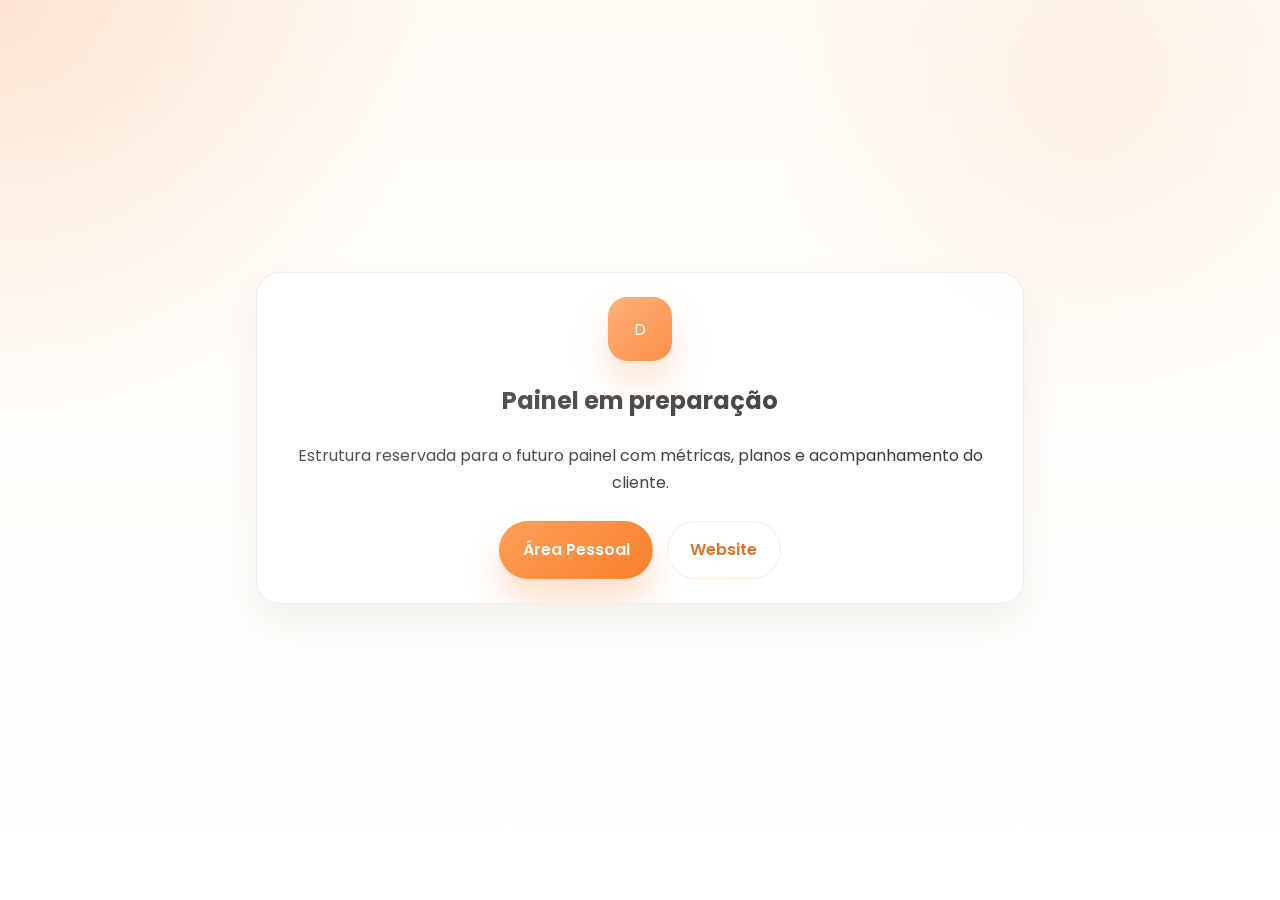
<file: dashboard/index.html>
<!DOCTYPE html>
<html lang="pt-PT" class="coming-soon-page">
<head>
    <meta charset="UTF-8">
    <meta name="viewport" content="width=device-width, initial-scale=1.0">
    <meta name="description" content="Página reservada para futuro painel da Marisa Rodrigues Nutrição.">
    <meta name="language" content="pt-PT">
    <meta name="robots" content="noindex, follow">
    <title>Painel Futuro | Marisa Rodrigues Nutrição</title>
    <link rel="icon" type="image/svg+xml" href="../favicon.svg">
    <link rel="preconnect" href="https://fonts.googleapis.com">
    <link rel="preconnect" href="https://fonts.gstatic.com" crossorigin>
    <link rel="stylesheet" href="https://fonts.googleapis.com/css2?family=Poppins:wght@300;400;500;600;700;800&display=swap">
    <link rel="stylesheet" href="../assets/css/styles.css">
</head>
<body class="future-page">
    <main class="future-hero">
        <section class="container future-card" data-reveal="up">
            <div class="future-card__icon">D</div>
            <h1>Painel em preparação</h1>
            <p>Estrutura reservada para o futuro painel com métricas, planos e acompanhamento do cliente.</p>
            <div class="future-card__actions">
                <a class="button button--primary" href="../personal-area.html">Área Pessoal</a>
                <a class="button button--secondary" href="../index.html">Website</a>
            </div>
        </section>
    </main>
    <script src="../assets/js/main.js" defer></script>
</body>
</html>
</file>
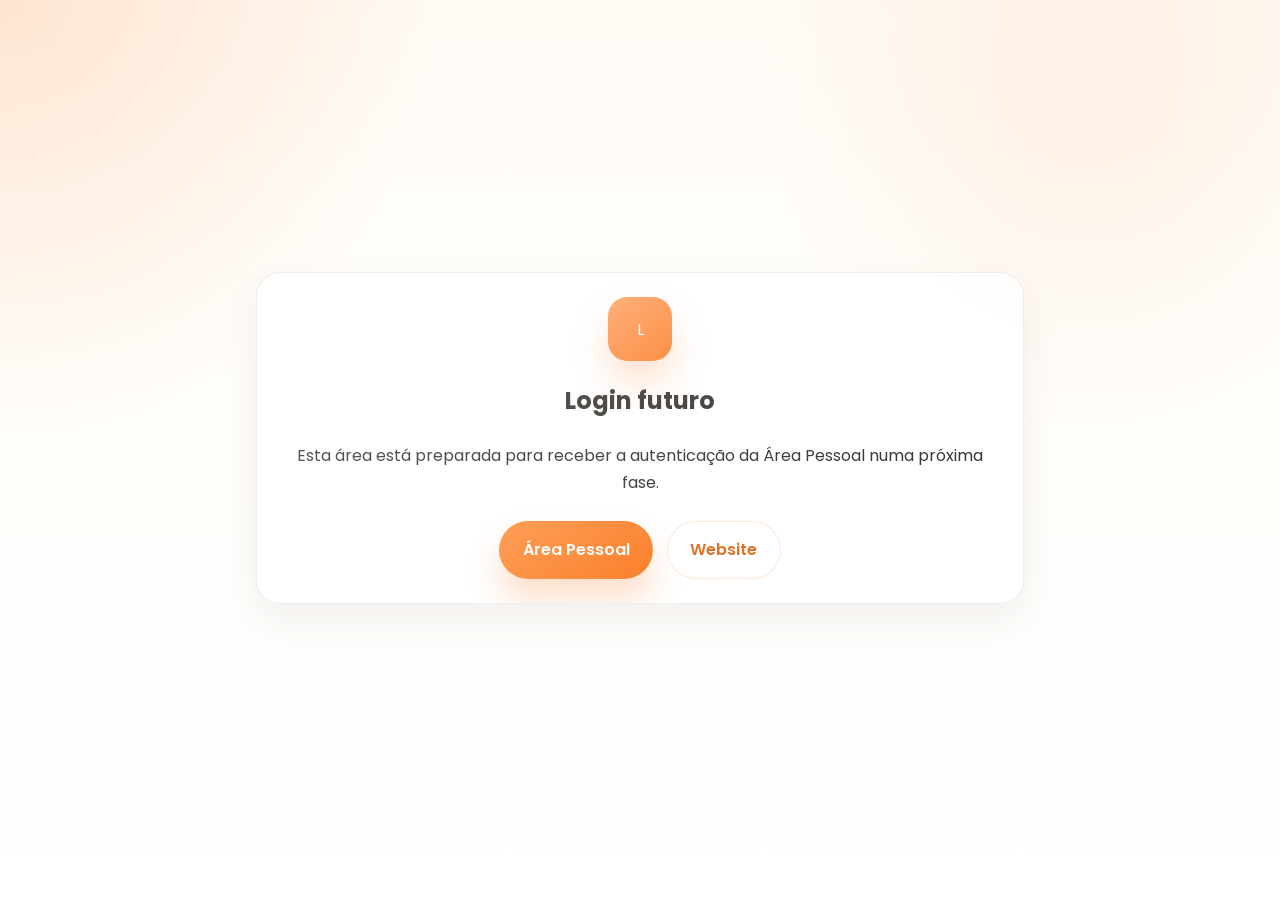
<file: login/index.html>
<!DOCTYPE html>
<html lang="pt-PT" class="coming-soon-page">
<head>
    <meta charset="UTF-8">
    <meta name="viewport" content="width=device-width, initial-scale=1.0">
    <meta name="description" content="Página reservada para futuro login da Marisa Rodrigues Nutrição.">
    <meta name="language" content="pt-PT">
    <meta name="robots" content="noindex, follow">
    <title>Login Futuro | Marisa Rodrigues Nutrição</title>
    <link rel="icon" type="image/svg+xml" href="../favicon.svg">
    <link rel="preconnect" href="https://fonts.googleapis.com">
    <link rel="preconnect" href="https://fonts.gstatic.com" crossorigin>
    <link rel="stylesheet" href="https://fonts.googleapis.com/css2?family=Poppins:wght@300;400;500;600;700;800&display=swap">
    <link rel="stylesheet" href="../assets/css/styles.css">
</head>
<body class="future-page">
    <main class="future-hero">
        <section class="container future-card" data-reveal="up">
            <div class="future-card__icon">L</div>
            <h1>Login futuro</h1>
            <p>Esta área está preparada para receber a autenticação da Área Pessoal numa próxima fase.</p>
            <div class="future-card__actions">
                <a class="button button--primary" href="../personal-area.html">Área Pessoal</a>
                <a class="button button--secondary" href="../index.html">Website</a>
            </div>
        </section>
    </main>
    <script src="../assets/js/main.js" defer></script>
</body>
</html>
</file>
<file: assets/css/styles.css>
:root {
    --color-accent: #f97316;
    --color-accent-dark: #dd640f;
    --color-accent-soft: #ffe9da;
    --color-text: #25211d;
    --color-text-muted: #655d57;
    --color-bg: #fffdf9;
    --color-bg-soft: #f7f1ea;
    --color-surface: rgba(255, 255, 255, 0.78);
    --color-surface-strong: #ffffff;
    --color-border: rgba(37, 33, 29, 0.08);
    --color-dark: #1d1917;
    --color-shadow: 0 24px 60px rgba(55, 35, 16, 0.12);
    --radius-xs: 0.75rem;
    --radius-sm: 1rem;
    --radius-md: 1.5rem;
    --radius-lg: 2rem;
    --radius-pill: 999px;
    --container: min(1120px, calc(100% - 2rem));
    --transition: 220ms ease;
    --font-family: "Poppins", sans-serif;
}

*,
*::before,
*::after {
    box-sizing: border-box;
}

html {
    scroll-behavior: smooth;
}

body {
    margin: 0;
    font-family: var(--font-family);
    color: var(--color-text);
    background:
        radial-gradient(circle at top left, rgba(249, 115, 22, 0.16), transparent 28%),
        radial-gradient(circle at 85% 12%, rgba(249, 115, 22, 0.08), transparent 24%),
        linear-gradient(180deg, #fffaf4 0%, #fffdf9 22%, #ffffff 100%);
    line-height: 1.7;
    overflow-x: hidden;
}

body.menu-open {
    overflow: hidden;
}

body.is-loaded .loading-screen {
    opacity: 0;
    visibility: hidden;
    pointer-events: none;
}

.loading-screen.is-hidden {
    opacity: 0;
    visibility: hidden;
    pointer-events: none;
}

img {
    display: block;
    max-width: 100%;
    height: auto;
}

a {
    color: inherit;
    text-decoration: none;
}

button,
input,
textarea {
    font: inherit;
}

button {
    cursor: pointer;
    border: 0;
    background: none;
}

textarea {
    resize: vertical;
}

:focus-visible {
    outline: 3px solid rgba(249, 115, 22, 0.35);
    outline-offset: 3px;
}

.container {
    width: var(--container);
    margin: 0 auto;
}

.section {
    padding: 5rem 0;
}

.section--soft {
    background: linear-gradient(180deg, rgba(247, 241, 234, 0.76), rgba(255, 255, 255, 0.82));
}

.section--accent {
    position: relative;
    color: #fff7f2;
    background:
        radial-gradient(circle at top right, rgba(255, 255, 255, 0.16), transparent 26%),
        linear-gradient(135deg, #ee6d12 0%, #f97316 52%, #da5c0a 100%);
    overflow: hidden;
}

.section--accent::before,
.section--accent::after {
    content: "";
    position: absolute;
    border-radius: 50%;
    background: rgba(255, 255, 255, 0.08);
    filter: blur(8px);
}

.section--accent::before {
    width: 16rem;
    height: 16rem;
    top: -4rem;
    right: -4rem;
}

.section--accent::after {
    width: 12rem;
    height: 12rem;
    bottom: -3rem;
    left: -2rem;
}

.eyebrow {
    display: inline-flex;
    align-items: center;
    gap: 0.5rem;
    margin-bottom: 1rem;
    color: var(--color-accent-dark);
    font-size: 0.88rem;
    font-weight: 600;
    letter-spacing: 0.08em;
    text-transform: uppercase;
}

.eyebrow::before {
    content: "";
    width: 2.25rem;
    height: 1px;
    background: currentColor;
}

.eyebrow--light {
    color: rgba(255, 247, 242, 0.86);
}

.section-heading {
    max-width: 42rem;
    margin-bottom: 2rem;
}

.section-heading--center {
    margin-inline: auto;
    text-align: center;
}

.section-heading h2,
.hero h1,
.contact h2,
.site-footer h2 {
    margin: 0;
    line-height: 1.1;
}

.section-heading h2,
.contact h2 {
    font-size: clamp(2rem, 5vw, 3.25rem);
}

.section-heading p,
.hero__description,
.hero__subtitle,
.contact__content p,
.about__content p {
    color: var(--color-text-muted);
}

.site-header {
    position: sticky;
    top: 0;
    z-index: 1000;
    padding: 0.85rem 0;
}

.navbar {
    width: min(1200px, calc(100% - 1rem));
    margin: 0 auto;
    display: flex;
    align-items: center;
    justify-content: space-between;
    gap: 1rem;
    padding: 0.85rem 1rem;
    border-radius: var(--radius-lg);
    transition: background var(--transition), box-shadow var(--transition), border-color var(--transition), backdrop-filter var(--transition);
}

.site-header.is-scrolled .navbar {
    background: rgba(255, 252, 247, 0.74);
    border: 1px solid rgba(255, 255, 255, 0.38);
    box-shadow: 0 18px 38px rgba(80, 53, 26, 0.1);
    backdrop-filter: blur(18px);
}

.navbar__brand {
    display: inline-flex;
    align-items: center;
    gap: 0.8rem;
    min-width: 0;
}

.navbar__brand-mark {
    display: block;
    width: 3.2rem;
    height: 3.2rem;
    flex-shrink: 0;
    padding: 0.12rem;
    overflow: hidden;
    border: 2px solid rgba(255, 255, 255, 0.88);
    border-radius: 50%;
    background: linear-gradient(135deg, #ffb27a, #f97316);
    box-shadow: 0 16px 28px rgba(249, 115, 22, 0.22);
}

.navbar__brand-mark img {
    width: 100%;
    height: 100%;
    display: block;
    object-fit: cover;
    border-radius: 50%;
}

.navbar__brand-text {
    display: flex;
    flex-direction: column;
    line-height: 1.2;
}

.navbar__brand-text strong {
    font-size: 0.98rem;
}

.navbar__brand-text span {
    color: var(--color-text-muted);
    font-size: 0.82rem;
}

.navbar__toggle {
    display: inline-flex;
    flex-direction: column;
    justify-content: center;
    gap: 0.32rem;
    width: 3rem;
    height: 3rem;
    padding: 0.75rem;
    border-radius: var(--radius-pill);
    background: rgba(255, 255, 255, 0.68);
    box-shadow: 0 12px 24px rgba(53, 39, 27, 0.08);
}

.navbar__toggle span {
    width: 100%;
    height: 2px;
    background: var(--color-dark);
    border-radius: 999px;
    transition: transform var(--transition), opacity var(--transition);
}

.navbar__menu {
    position: fixed;
    inset: 5.5rem 1rem auto;
    padding: 1.15rem;
    border: 1px solid rgba(255, 255, 255, 0.45);
    border-radius: 1.5rem;
    background: rgba(255, 251, 246, 0.92);
    backdrop-filter: blur(18px);
    box-shadow: var(--color-shadow);
    transform: translateY(-0.75rem);
    opacity: 0;
    visibility: hidden;
    transition: transform var(--transition), opacity var(--transition), visibility var(--transition);
}

.navbar__menu.is-open {
    transform: translateY(0);
    opacity: 1;
    visibility: visible;
}

.navbar__links,
.navbar__actions,
.site-footer ul {
    list-style: none;
    padding: 0;
    margin: 0;
}

.navbar__links {
    display: grid;
    gap: 0.5rem;
}

.navbar__links a {
    display: inline-flex;
    align-items: center;
    min-height: 2.75rem;
    padding: 0.35rem 0;
    color: var(--color-text-muted);
    transition: color var(--transition);
}

.navbar__links a:hover,
.navbar__links a:focus-visible,
.site-footer a:hover,
.site-footer a:focus-visible {
    color: var(--color-accent);
}

.navbar__actions {
    display: grid;
    gap: 0.75rem;
    margin-top: 1rem;
}

.button {
    display: inline-flex;
    align-items: center;
    justify-content: center;
    gap: 0.5rem;
    min-height: 3.25rem;
    padding: 0.9rem 1.4rem;
    border-radius: var(--radius-pill);
    border: 1px solid transparent;
    font-weight: 600;
    transition: transform var(--transition), box-shadow var(--transition), background var(--transition), color var(--transition), border-color var(--transition);
}

.button:hover,
.button:focus-visible {
    transform: translateY(-2px);
}

.button--primary {
    color: #fff;
    background: linear-gradient(135deg, #ff8d3a, #f97316);
    box-shadow: 0 20px 32px rgba(249, 115, 22, 0.26);
}

.button--primary:hover,
.button--primary:focus-visible {
    background: linear-gradient(135deg, #ff9950, #e76a10);
}

.button--secondary,
.button--ghost {
    border-color: rgba(249, 115, 22, 0.18);
    background: rgba(255, 255, 255, 0.76);
    color: var(--color-accent-dark);
}

.button--secondary:hover,
.button--secondary:focus-visible,
.button--ghost:hover,
.button--ghost:focus-visible {
    background: rgba(255, 233, 218, 0.92);
}

.button--light {
    color: var(--color-dark);
    background: #fff7f2;
    box-shadow: 0 18px 28px rgba(98, 45, 6, 0.16);
}

.hero {
    min-height: calc(100vh - 4.5rem);
    display: flex;
    align-items: center;
    padding-top: 2rem;
}

.hero__grid,
.about__grid,
.contact__grid,
.faq__grid {
    display: grid;
    gap: 2.5rem;
}

.hero__content,
.hero__visual,
.about__content,
.contact__content,
.contact-form {
    position: relative;
    z-index: 1;
}

.hero h1 {
    font-size: clamp(2.3rem, 6vw, 4.2rem);
    max-width: 11ch;
}

.hero__subtitle {
    font-size: clamp(1.15rem, 2vw, 1.4rem);
    margin: 1.25rem 0 0.9rem;
}

.hero__description {
    margin: 0 0 1.75rem;
    max-width: 36rem;
}

.hero__actions {
    display: flex;
    flex-wrap: wrap;
    gap: 0.85rem;
    margin-bottom: 1.5rem;
}

.hero__credentials,
.about__credentials {
    display: inline-flex;
    align-items: center;
    gap: 0.75rem;
    flex-wrap: wrap;
    padding: 0.85rem 1.15rem;
    border: 1px solid rgba(249, 115, 22, 0.12);
    border-radius: var(--radius-pill);
    color: var(--color-text-muted);
    background: rgba(255, 255, 255, 0.74);
    box-shadow: 0 16px 32px rgba(66, 46, 20, 0.08);
}

.hero__visual {
    min-height: 24rem;
}

.hero__image-card {
    position: relative;
    max-width: 34rem;
    margin-inline: auto;
}

.hero__image-card img {
    position: relative;
    z-index: 2;
    width: 100%;
    border-radius: 2.25rem;
    box-shadow: 0 34px 70px rgba(67, 42, 16, 0.18);
}

.hero__shape {
    position: absolute;
    border-radius: 50%;
    filter: blur(2px);
    z-index: 1;
    animation: float 7s ease-in-out infinite;
}

.hero__shape--one {
    width: 12rem;
    height: 12rem;
    top: -2rem;
    right: -1rem;
    background: rgba(249, 115, 22, 0.18);
}

.hero__shape--two {
    width: 9rem;
    height: 9rem;
    bottom: 3rem;
    left: -1.5rem;
    background: rgba(255, 210, 178, 0.65);
    animation-duration: 8.5s;
}

.hero__floating-card,
.glass-card {
    backdrop-filter: blur(18px);
    border: 1px solid rgba(255, 255, 255, 0.52);
    background: rgba(255, 255, 255, 0.64);
    box-shadow: var(--color-shadow);
}

.hero__floating-card {
    position: absolute;
    right: -1rem;
    bottom: 1.5rem;
    display: flex;
    align-items: center;
    gap: 0.85rem;
    padding: 1rem 1.1rem;
    border-radius: 1.25rem;
    z-index: 3;
}

.hero__floating-card i,
.feature-card__icon,
.timeline__icon,
.service-card i,
.map-placeholder i {
    display: grid;
    place-items: center;
    color: var(--color-accent);
    background: rgba(249, 115, 22, 0.12);
}

.hero__floating-card i {
    width: 2.9rem;
    height: 2.9rem;
    border-radius: 1rem;
}

.feature-cards,
.services__grid,
.stats__grid,
.location__grid,
.site-footer__grid {
    display: grid;
    gap: 1.25rem;
}

.feature-card,
.service-card,
.stat-card,
.location-card,
.testimonial,
.map-placeholder,
.contact-form,
.coming-card,
.future-card {
    position: relative;
    padding: 1.5rem;
    border: 1px solid var(--color-border);
    border-radius: var(--radius-md);
    background: rgba(255, 255, 255, 0.84);
    box-shadow: 0 18px 40px rgba(80, 58, 37, 0.07);
}

.feature-card::before,
.service-card::before,
.location-card::before,
.coming-card::before,
.future-card::before {
    content: "";
    position: absolute;
    inset: 0;
    border-radius: inherit;
    background: linear-gradient(160deg, rgba(255, 255, 255, 0.34), rgba(255, 255, 255, 0));
    pointer-events: none;
}

.feature-card,
.service-card,
.location-card,
.coming-card,
.future-card {
    overflow: hidden;
    transition: transform var(--transition), box-shadow var(--transition), border-color var(--transition);
}

.feature-card:hover,
.feature-card:focus-within,
.service-card:hover,
.service-card:focus-within,
.location-card:hover,
.location-card:focus-within,
.coming-card:hover,
.coming-card:focus-within,
.future-card:hover,
.future-card:focus-within {
    transform: translateY(-6px);
    border-color: rgba(249, 115, 22, 0.16);
    box-shadow: 0 28px 54px rgba(104, 67, 27, 0.12);
}

.feature-card__icon,
.timeline__icon,
.service-card i,
.map-placeholder i {
    width: 3.3rem;
    height: 3.3rem;
    border-radius: 1rem;
    margin-bottom: 1.1rem;
    font-size: 1.2rem;
}

.stats__grid {
    grid-template-columns: repeat(1, minmax(0, 1fr));
}

.stat-card {
    text-align: center;
}

.stat-card strong {
    display: block;
    font-size: clamp(2rem, 5vw, 3rem);
    margin-bottom: 0.35rem;
    color: var(--color-accent-dark);
}

.timeline {
    position: relative;
    display: grid;
    gap: 1rem;
}

.timeline__item {
    position: relative;
    padding: 1.35rem 1.35rem 1.35rem 4.6rem;
    border-left: 1px solid rgba(249, 115, 22, 0.18);
    border-radius: var(--radius-md);
    background: rgba(255, 255, 255, 0.78);
}

.timeline__icon {
    position: absolute;
    left: 1rem;
    top: 1.2rem;
}

.about__image {
    position: relative;
    max-width: 26rem;
    margin-inline: auto;
}

.about__image img {
    position: relative;
    z-index: 2;
    aspect-ratio: 1;
    object-fit: cover;
    border-radius: 50%;
    box-shadow: 0 28px 60px rgba(72, 46, 20, 0.15);
}

.about__image-ring {
    position: absolute;
    inset: -1rem;
    border-radius: 50%;
    background: linear-gradient(180deg, rgba(249, 115, 22, 0.18), rgba(249, 115, 22, 0.03));
    z-index: 1;
}

.map-placeholder {
    margin-top: 1.5rem;
    min-height: 12rem;
    display: grid;
    place-items: center;
    text-align: center;
    background: linear-gradient(135deg, rgba(255, 240, 229, 0.7), rgba(255, 255, 255, 0.86));
}

.map-placeholder[hidden] {
    display: none !important;
}

.map-placeholder__intro {
    display: grid;
    place-items: center;
}

.map-embed {
    width: 100%;
    display: grid;
    gap: 1rem;
}

.map-embed[hidden] {
    display: none;
}

.map-embed__header {
    display: flex;
    align-items: center;
    justify-content: space-between;
    gap: 1rem;
    flex-wrap: wrap;
    text-align: left;
}

.map-embed__header strong,
.map-embed__header span {
    display: block;
}

.map-embed__header span {
    color: var(--color-text-muted);
}

.map-embed iframe {
    width: 100%;
    min-height: 24rem;
    border: 0;
    border-radius: 1.25rem;
    box-shadow: 0 18px 40px rgba(80, 58, 37, 0.08);
}

.testimonials__slider {
    position: relative;
    min-height: 18rem;
}

.testimonial {
    position: absolute;
    inset: 0;
    display: grid;
    align-content: start;
    gap: 1rem;
    opacity: 0;
    visibility: hidden;
    transform: translateY(0.75rem);
    transition: opacity 320ms ease, transform 320ms ease, visibility 320ms ease;
}

.testimonial.is-active {
    opacity: 1;
    visibility: visible;
    transform: translateY(0);
}

.testimonial__rating {
    color: var(--color-accent);
    letter-spacing: 0.18em;
    font-size: 1.05rem;
}

.testimonials__dots {
    display: flex;
    justify-content: center;
    gap: 0.5rem;
    margin-top: 1.5rem;
}

.testimonials__dots button {
    width: 0.8rem;
    height: 0.8rem;
    border-radius: 50%;
    background: rgba(37, 33, 29, 0.16);
    transition: transform var(--transition), background var(--transition);
}

.testimonials__dots button[aria-selected="true"] {
    background: var(--color-accent);
    transform: scale(1.15);
}

.accordion {
    display: grid;
    gap: 0.85rem;
}

.accordion details {
    padding: 1.15rem 1.25rem;
    border: 1px solid var(--color-border);
    border-radius: var(--radius-sm);
    background: rgba(255, 255, 255, 0.78);
}

.accordion summary {
    font-weight: 600;
    cursor: pointer;
    list-style: none;
}

.accordion summary::-webkit-details-marker {
    display: none;
}

.accordion p {
    margin: 0.9rem 0 0;
    color: var(--color-text-muted);
}

.glass-card {
    padding: 1rem 1.1rem;
    border-radius: 1.25rem;
}

.glass-card--dark {
    display: grid;
    gap: 0.85rem;
    background: rgba(255, 255, 255, 0.12);
    border-color: rgba(255, 255, 255, 0.18);
}

.glass-card--dark a {
    display: inline-flex;
    align-items: center;
    gap: 0.7rem;
    color: #fffaf5;
}

.glass-card--dark a i,
.site-footer a i {
    color: var(--color-accent-soft);
}

.contact__content p,
.contact__content .eyebrow,
.contact__content .eyebrow::before {
    color: rgba(255, 247, 242, 0.84);
}

.contact-form {
    display: grid;
    gap: 1rem;
    background: rgba(255, 248, 242, 0.92);
}

.hp-field {
    position: absolute;
    left: -9999px;
    width: 1px;
    height: 1px;
    overflow: hidden;
}

.form-group {
    display: grid;
    gap: 0.45rem;
}

.form-group label {
    font-weight: 600;
    color: var(--color-dark);
}

.form-group input,
.form-group textarea {
    width: 100%;
    padding: 0.95rem 1rem;
    border: 1px solid rgba(37, 33, 29, 0.12);
    border-radius: 1rem;
    background: #fff;
    color: var(--color-dark);
    transition: border-color var(--transition), box-shadow var(--transition);
}

.form-group input:focus,
.form-group textarea:focus {
    border-color: rgba(249, 115, 22, 0.65);
    box-shadow: 0 0 0 4px rgba(249, 115, 22, 0.12);
    outline: none;
}

.form-group input[aria-invalid="true"],
.form-group textarea[aria-invalid="true"] {
    border-color: #cc5032;
    box-shadow: 0 0 0 4px rgba(204, 80, 50, 0.12);
}

.form-error,
.contact-form__status {
    min-height: 1.1rem;
    font-size: 0.9rem;
}

.form-error {
    color: #a63d28;
}

.contact-form__status {
    color: var(--color-dark);
    font-weight: 500;
}

.site-footer {
    padding: 3.5rem 0 1.5rem;
    background: #1c1815;
    color: #f7eee8;
}

.site-footer__grid {
    align-items: start;
}

.site-footer h2,
.site-footer h3 {
    margin-top: 0;
}

.site-footer ul {
    display: grid;
    gap: 0.6rem;
}

.site-footer li a {
    display: inline-flex;
    align-items: center;
    gap: 0.6rem;
}

.site-footer__bottom {
    width: var(--container);
    margin: 2rem auto 0;
    padding-top: 1.25rem;
    border-top: 1px solid rgba(255, 255, 255, 0.1);
    color: rgba(247, 238, 232, 0.7);
    text-align: center;
}

.scroll-top {
    position: fixed;
    right: 1rem;
    bottom: 1rem;
    width: 3.2rem;
    height: 3.2rem;
    display: grid;
    place-items: center;
    border-radius: 50%;
    color: #fff;
    background: linear-gradient(135deg, #ff944d, #f97316);
    box-shadow: 0 18px 34px rgba(249, 115, 22, 0.24);
    opacity: 0;
    visibility: hidden;
    transform: translateY(0.5rem);
    transition: opacity var(--transition), visibility var(--transition), transform var(--transition);
    z-index: 900;
}

.scroll-top.is-visible {
    opacity: 1;
    visibility: visible;
    transform: translateY(0);
}

.toast {
    position: fixed;
    left: 50%;
    bottom: 1.25rem;
    transform: translate(-50%, 1rem);
    width: min(24rem, calc(100% - 2rem));
    padding: 1rem 1.2rem;
    border-radius: 1rem;
    color: #fff7f2;
    background: rgba(29, 25, 23, 0.92);
    box-shadow: 0 18px 38px rgba(21, 17, 15, 0.24);
    opacity: 0;
    visibility: hidden;
    transition: opacity var(--transition), transform var(--transition), visibility var(--transition);
    z-index: 1100;
}

.toast.is-visible {
    opacity: 1;
    visibility: visible;
    transform: translate(-50%, 0);
}

.skip-link {
    position: absolute;
    left: -9999px;
    top: auto;
    z-index: 1200;
    padding: 0.85rem 1rem;
    border-radius: var(--radius-pill);
    color: #fff;
    background: var(--color-dark);
    transition: left var(--transition), top var(--transition);
}

.skip-link:focus {
    left: 1rem;
    top: 1rem;
}

.loading-screen {
    position: fixed;
    inset: 0;
    display: grid;
    place-items: center;
    gap: 1rem;
    align-content: center;
    background: linear-gradient(160deg, #fff7ef, #fffdf9);
    z-index: 1300;
    transition: opacity 420ms ease, visibility 420ms ease;
}

.loading-screen__logo {
    display: grid;
    place-items: center;
    width: 4.5rem;
    height: 4.5rem;
    border-radius: 1.4rem;
    color: #fff;
    font-size: 1.4rem;
    font-weight: 700;
    background: linear-gradient(135deg, #ff8d3a, #f97316);
    box-shadow: 0 18px 36px rgba(249, 115, 22, 0.28);
    animation: pulse 1.6s ease-in-out infinite;
}

.loading-screen__text {
    margin: 0;
    color: var(--color-text-muted);
}

.coming-page,
.future-page {
    min-height: 100vh;
}

.coming-hero,
.future-hero {
    min-height: calc(100vh - 4.5rem);
    display: grid;
    place-items: center;
    padding: 7rem 0 4rem;
}

.coming-card,
.future-card {
    max-width: 48rem;
    text-align: center;
}

.coming-card__icon,
.future-card__icon {
    width: 4rem;
    height: 4rem;
    display: grid;
    place-items: center;
    margin: 0 auto 1.25rem;
    border-radius: 1.2rem;
    color: #fff;
    background: linear-gradient(135deg, #ff944d, #f97316);
    box-shadow: 0 20px 34px rgba(249, 115, 22, 0.25);
}

.coming-card__actions,
.future-card__actions {
    display: flex;
    justify-content: center;
    flex-wrap: wrap;
    gap: 0.85rem;
    margin-top: 1.5rem;
}

.future-grid {
    display: grid;
    gap: 1rem;
    margin-top: 1.5rem;
}

[data-reveal] {
    opacity: 0;
    transform: translateY(1.2rem);
    transition: opacity 560ms ease, transform 560ms ease;
    transition-delay: var(--reveal-delay, 0ms);
}

[data-reveal="left"] {
    transform: translateX(-1.5rem);
}

[data-reveal="right"] {
    transform: translateX(1.5rem);
}

[data-reveal].is-visible {
    opacity: 1;
    transform: translate(0, 0);
}

@keyframes float {
    0%,
    100% {
        transform: translateY(0);
    }
    50% {
        transform: translateY(-0.7rem);
    }
}

@keyframes pulse {
    0%,
    100% {
        transform: scale(1);
    }
    50% {
        transform: scale(1.05);
    }
}

@media (min-width: 720px) {
    .section {
        padding: 6rem 0;
    }

    .feature-cards,
    .services__grid,
    .location__grid,
    .future-grid,
    .stats__grid,
    .site-footer__grid {
        grid-template-columns: repeat(2, minmax(0, 1fr));
    }

    .hero__grid,
    .about__grid,
    .contact__grid,
    .faq__grid {
        grid-template-columns: repeat(2, minmax(0, 1fr));
        align-items: center;
    }

    .timeline {
        grid-template-columns: repeat(2, minmax(0, 1fr));
    }
}

@media (min-width: 960px) {
    .navbar {
        padding: 0.9rem 1.25rem;
    }

    .navbar__toggle {
        display: none;
    }

    .navbar__menu {
        position: static;
        inset: auto;
        display: flex;
        align-items: center;
        gap: 1.5rem;
        padding: 0;
        border: 0;
        background: transparent;
        backdrop-filter: none;
        box-shadow: none;
        transform: none;
        opacity: 1;
        visibility: visible;
    }

    .navbar__links {
        display: flex;
        align-items: center;
        gap: 1.4rem;
    }

    .navbar__actions {
        display: flex;
        align-items: center;
        gap: 0.75rem;
        margin-top: 0;
    }

    .feature-cards {
        grid-template-columns: repeat(3, minmax(0, 1fr));
    }

    .services__grid {
        grid-template-columns: repeat(3, minmax(0, 1fr));
    }

    .stats__grid {
        grid-template-columns: repeat(3, minmax(0, 1fr));
    }

    .site-footer__grid {
        grid-template-columns: 1.2fr 0.8fr 0.8fr;
    }
}

@media (prefers-reduced-motion: reduce) {
    html {
        scroll-behavior: auto;
    }

    *,
    *::before,
    *::after {
        animation-duration: 1ms !important;
        animation-iteration-count: 1 !important;
        transition-duration: 1ms !important;
        scroll-behavior: auto !important;
    }
}
</file>
